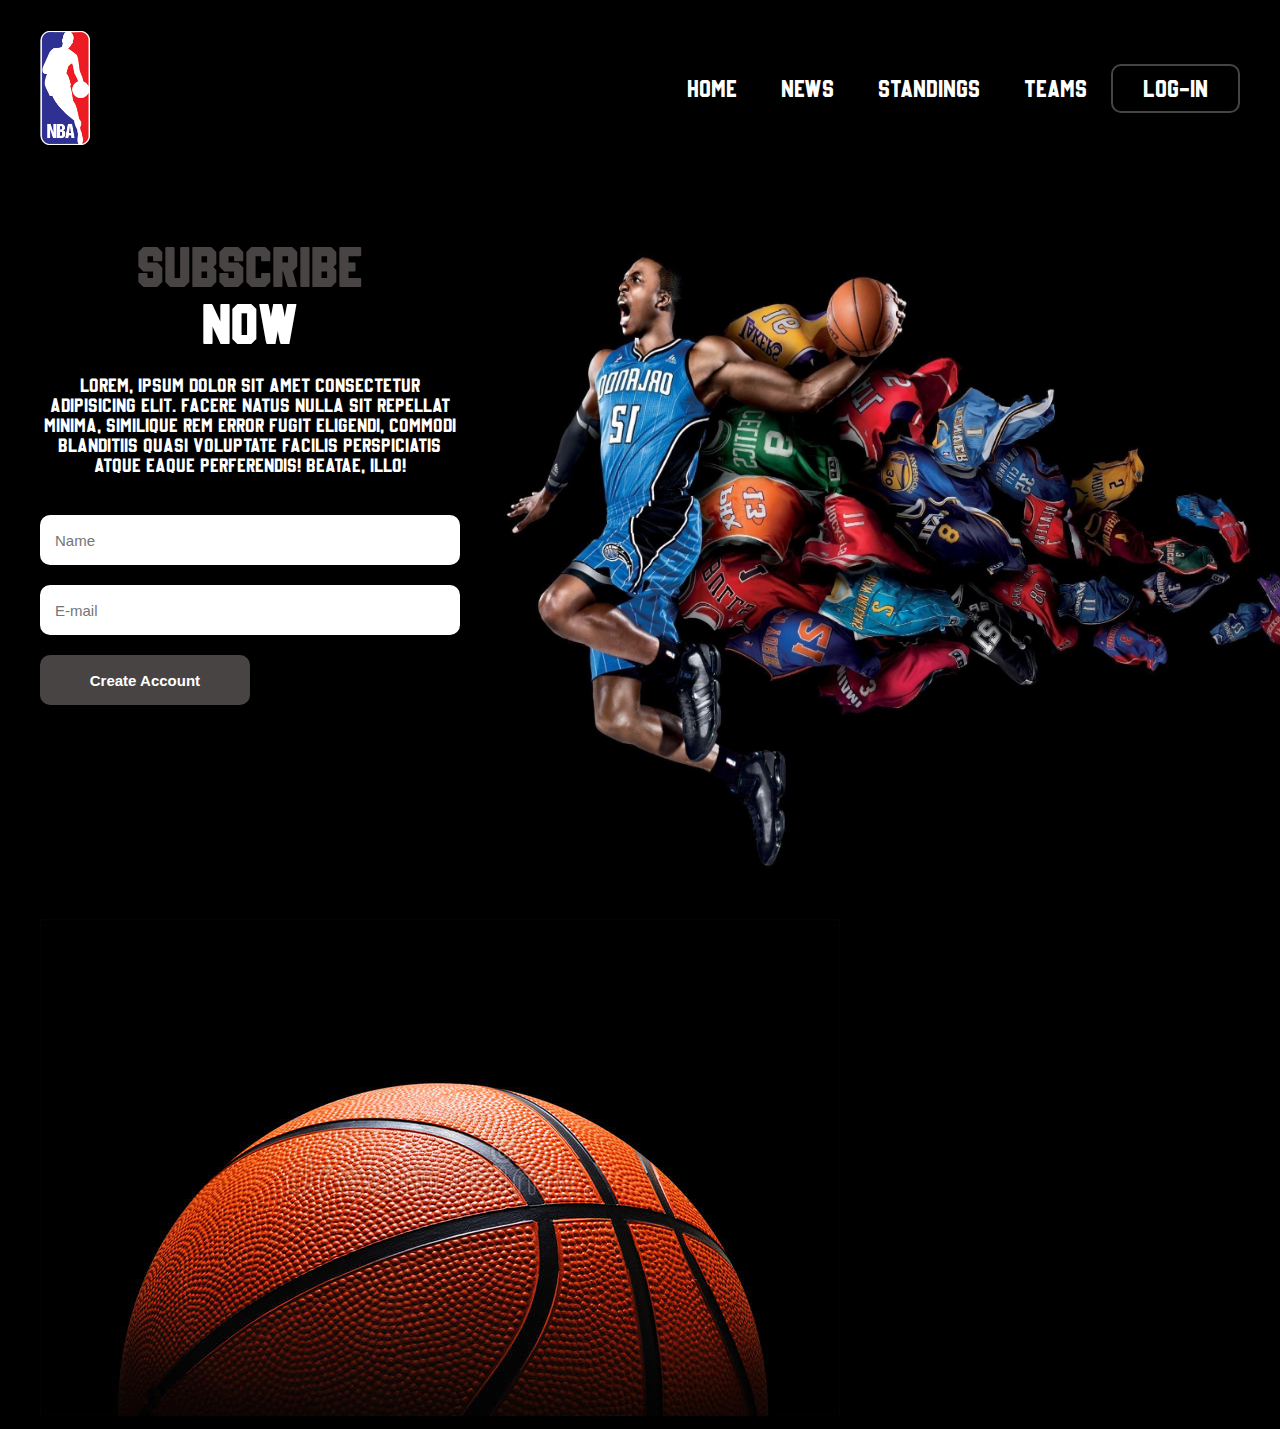
<file: index.html>
<!DOCTYPE html>
<html lang="en">
<head>
    <meta charset="UTF-8">
    <meta http-equiv="X-UA-Compatible" content="IE=edge">
    <meta name="viewport" content="width=device-width, initial-scale=1.0">
    <link rel="stylesheet" href="styles/style.css" rel="stylesheet">
    <link rel="stylesheet" href="components/fonts.css" rel="stylesheet">
    <link rel="stylesheet" href="styles/media.css" rel="stylesheet">
    <title>CLUB-NBA</title>
</head>
<body>
    <header>
        <div id="title">
         <h1> <img src="./components/logo-top-ok.png" id="logo-top" alt="logo-nba"></h1>
         
        </div>
        
        <ul>
            <a href="#"><li>Home</li></a>
            <a href="#"><li>News</li></a>
            <a href="#"><li>Standings</li></a>
            <a href="#"><li>Teams</li></a>
            <a href="#" id="log-button"><li>Log-in</li></a>
        </ul>
        
    </header>

    <main>
        <aside>
            <h2><span>Subscribe</span></h2>
            <h2>Now</h2>
            <p>
                Lorem, ipsum dolor sit amet consectetur adipisicing elit. Facere natus nulla sit repellat minima, similique rem error fugit eligendi, commodi blanditiis quasi voluptate facilis perspiciatis atque eaque perferendis! Beatae, illo!
            </p>
            <form>
                <input type="text" placeholder="Name">
                <input type="email" placeholder="E-mail">
                <input type="submit" value="Create Account">
            </form>
        </aside>

        <article>
            <img src="./components/page-img.jpg" class="img-main" alt="player-nba">
        </article>
    </main>

    <footer>
        <img src="./components/footer3.jpg" alt="Ball">
    </footer>
    
</body>
</html>
</file>
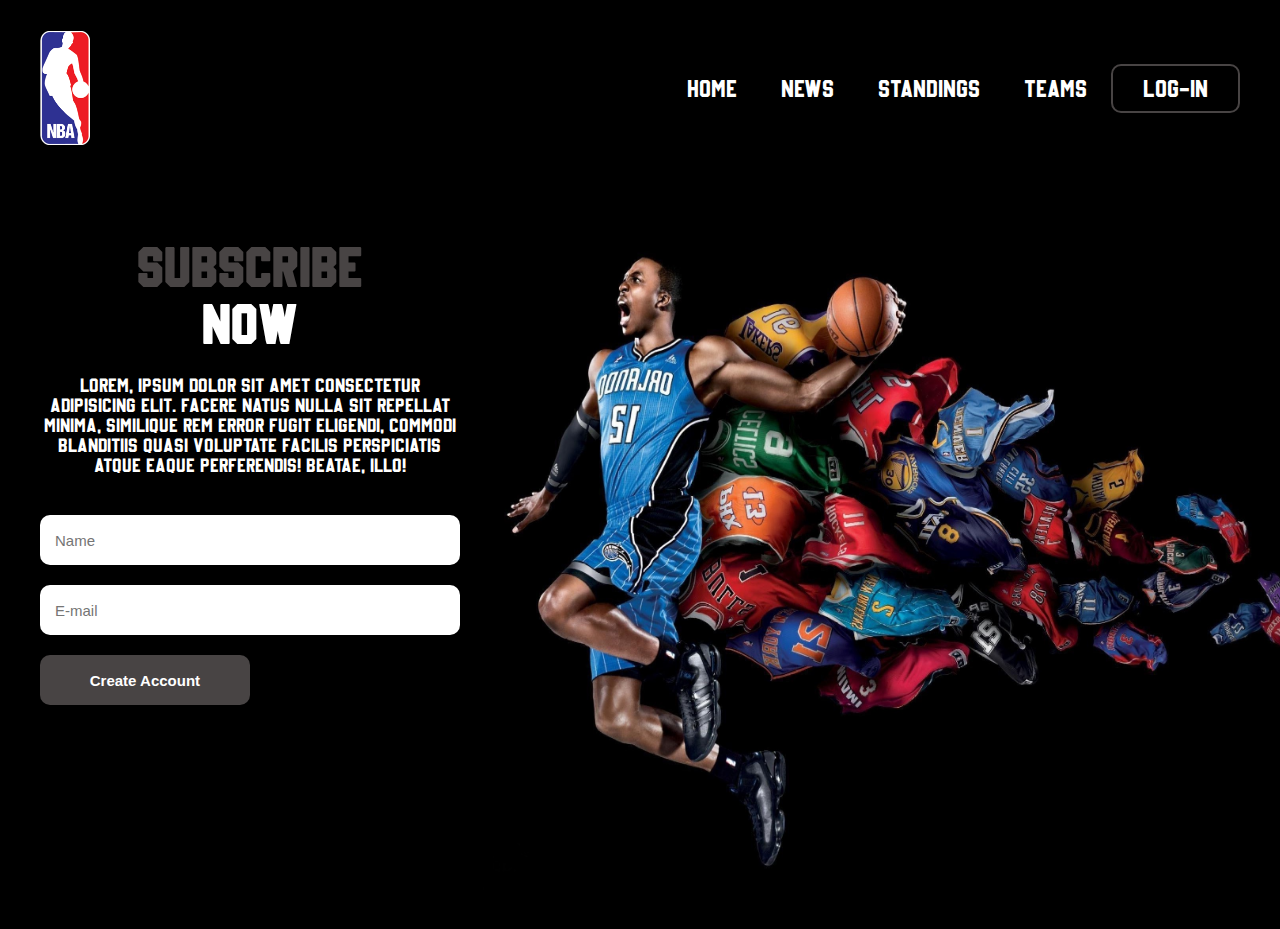
<file: docs/index.html>
<!DOCTYPE html>
<html lang="en">
<head>
    <meta charset="UTF-8">
    <meta http-equiv="X-UA-Compatible" content="IE=edge">
    <meta name="viewport" content="width=device-width, initial-scale=1.0">
    <link rel="stylesheet" href="styles/style.css" rel="stylesheet">
    <link rel="stylesheet" href="components/fonts.css" rel="stylesheet">
    <link rel="stylesheet" href="styles/media.css" rel="stylesheet">
    <title>CLUB-NBA</title>
</head>
<body>
    <header>
        <div id="title">
            <h1> <img src="./components/logo-top-ok.png" id="logo-top" alt="logo-nba"></h1>
         
        </div>
        
        <ul>
            <a href="#"><li>Home</li></a>
            <a href="#"><li>News</li></a>
            <a href="#"><li>Standings</li></a>
            <a href="#"><li>Teams</li></a>
            <a href="#" id="log-button"><li>Log-in</li></a>
        </ul>
        
    </header>

    <main>
        <aside>
            <h2><span>Subscribe</span></h2>
            <h2>Now</h2>
            <p>
                Lorem, ipsum dolor sit amet consectetur adipisicing elit. Facere natus nulla sit repellat minima, similique rem error fugit eligendi, commodi blanditiis quasi voluptate facilis perspiciatis atque eaque perferendis! Beatae, illo!
            </p>
            <form>
                <input type="text" placeholder="Name">
                <input type="email" placeholder="E-mail">
                <input type="submit" value="Create Account">
            </form>
        </aside>

        <article>
            <img src="./components/page-img.jpg" class="img-main" alt="player-nba">
        </article>
    </main>

</body>
</html>
</file>
<file: styles/style.css>
body{
    background-color: black;
    color: white;
    font-family: basketball;
    max-width: 1200px;
    margin: auto;
    padding: 10px;
}
header{
    display: flex;
    flex-direction: row;
    justify-content: space-between ;
    align-items: center;
}
#title{
    flex-direction: column;
    line-height: 10px;
}
li {
    display: inline-block;
    margin: 20px;
}

#logo-top{
    width: 50px;
}
main{
    display: flex;
    flex-direction: row;
    margin-top: 50px;
    text-align: center;
}
.img-main{
    width: 120%;
    height: 700px;
    
    
}
h2{
    font-size: 56px;
    line-height: 10px;  
}
span{
    color: #726b6ba2;
}
p{
    line-height: 20px;
    max-width: 550px;
    font-size: 20px;
}
a {
    color: white;
    font-size: 25px;
}
a:hover{
    color: #726b6ba2;
    transition: 0.4s all;
}
#log-button{
    border: 2px solid #726b6ba2;
    padding: 10px;
    border-radius: 10px;
}
#log-button:hover{
    background-color: #726b6ba2;
    color: white;
}
form{
    display: flex;
    flex-direction: column;
    width: 100%;
}
input{
    margin-top: 20px;
    height: 20px;
    padding: 15px;
    border-radius: 10px;
    border: none;
    font-size: 15px;
}
form [type="submit"] {
    height: 50px;
    width: 50%;
    background-color: #726b6ba2;
    color: white;
    font-weight: bold;
}
form [type="submit"]:hover {
   cursor: pointer;
}
</file>
<file: components/fonts.css>
@font-face {
    font-family :'basketball';
    src: url('Basketball.otf') format('opentype');
    font-style: normal;
    font-weight: normal;
}
</file>
<file: styles/media.css>
@media screen and (max-width: 760px){
    header{
        flex-direction: column;
    }
    main{
        flex-direction: column;
    }
    h2{
        font-size: 38px;
    }
    form{
        margin: 0 auto;
        width: 100%;
    }
    input{
        align-self: center;
    }
    .img-main{
        display: none;
    }
    ul{
        text-align: center;
    }





}
</file>
<file: docs/styles/style.css>
body{
    background-color: black;
    color: white;
    font-family: basketball;
    max-width: 1200px;
    margin: auto;
    padding: 10px;
}
header{
    display: flex;
    flex-direction: row;
    justify-content: space-between ;
    align-items: center;
}
#title{
    flex-direction: column;
    line-height: 10px;
}
li {
    display: inline-block;
    margin: 20px;
}

#logo-top{
    width: 50px;
}
main{
    display: flex;
    flex-direction: row;
    margin-top: 50px;
    text-align: center;
}
.img-main{
    width: 120%;
    height: 700px;
    
    
}
h2{
    font-size: 56px;
    line-height: 10px;  
}
span{
    color: #726b6ba2;
}
p{
    line-height: 20px;
    max-width: 550px;
    font-size: 20px;
}
a {
    color: white;
    font-size: 25px;
}
a:hover{
    color: #726b6ba2;
    transition: 0.4s all;
}
#log-button{
    border: 2px solid #726b6ba2;
    padding: 10px;
    border-radius: 10px;
}
#log-button:hover{
    background-color: #726b6ba2;
    color: white;
}
form{
    display: flex;
    flex-direction: column;
    width: 100%;
}
input{
    margin-top: 20px;
    height: 20px;
    padding: 15px;
    border-radius: 10px;
    border: none;
    font-size: 15px;
}
form [type="submit"] {
    height: 50px;
    width: 50%;
    background-color: #726b6ba2;
    color: white;
    font-weight: bold;
}
form [type="submit"]:hover {
   cursor: pointer;
}
</file>
<file: docs/components/fonts.css>
@font-face {
    font-family :'basketball';
    src: url('Basketball.otf') format('opentype');
    font-style: normal;
    font-weight: normal;
}
</file>
<file: docs/styles/media.css>
@media screen and (max-width: 760px){
    header{
        flex-direction: column;
    }
    main{
        flex-direction: column;
    }
    h2{
        font-size: 38px;
    }
    form{
        margin: 0 auto;
        width: 100%;
    }
    input{
        align-self: center;
    }
    .img-main{
        display: none;
    }
    ul{
        text-align: center;
    }





}
</file>
